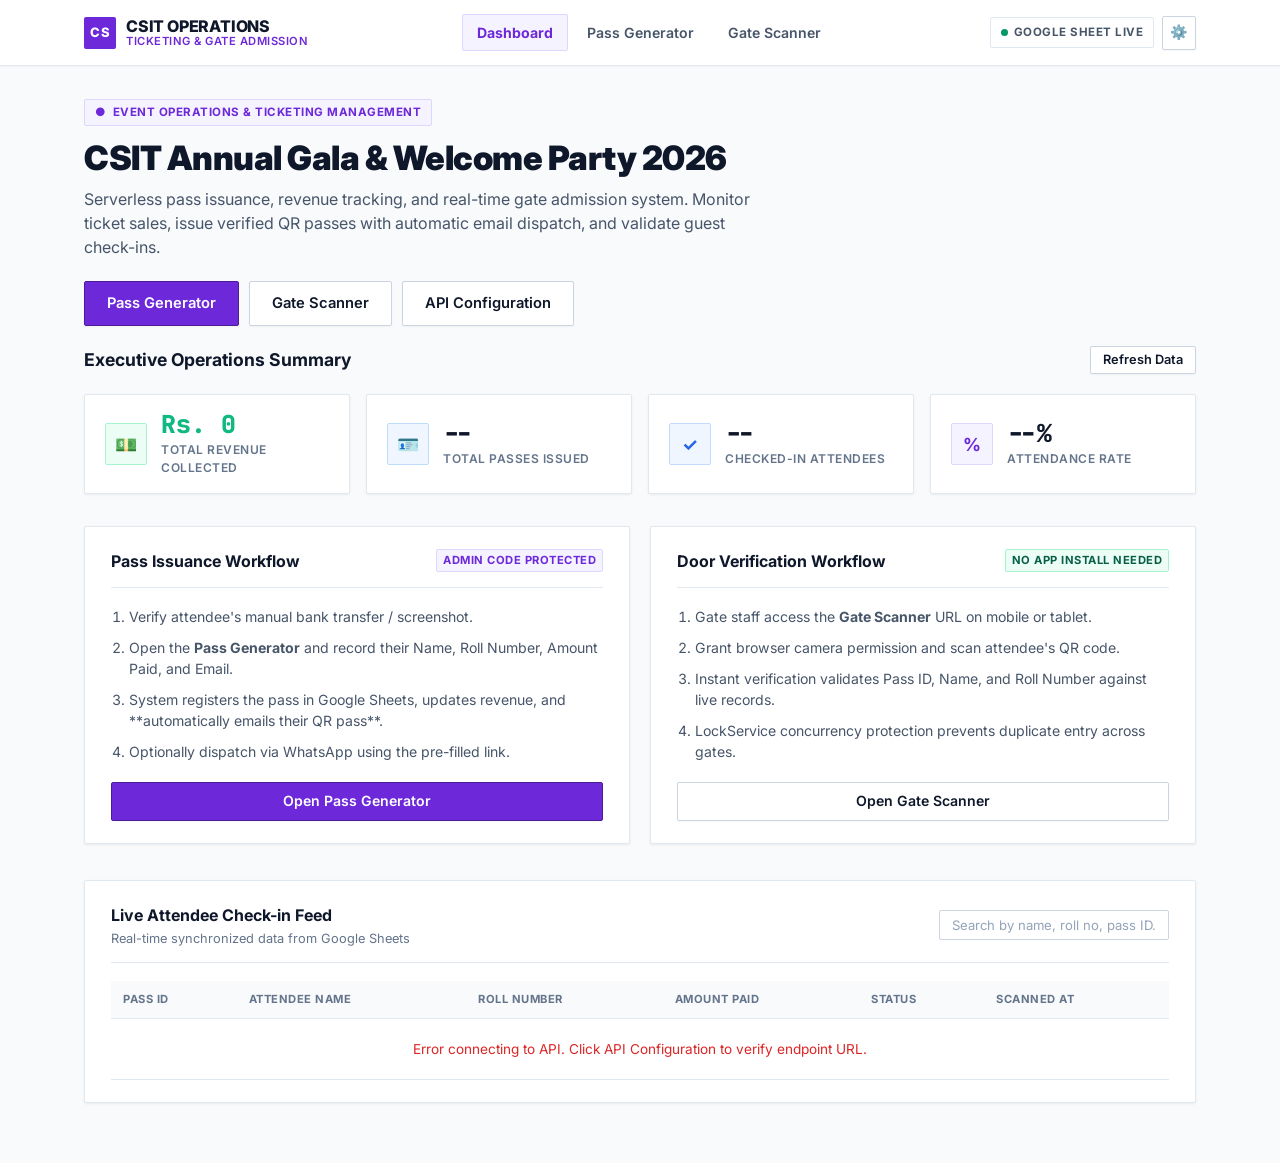
<file: index.html>
<!DOCTYPE html>
<html lang="en">
<head>
  <meta charset="UTF-8">
  <meta name="viewport" content="width=device-width, initial-scale=1.0">
  <title>Event Operations Dashboard - CSIT Annual Gala 2026</title>
  <link rel="stylesheet" href="assets/css/style.css?v=2.1">
  <link rel="icon" href="data:image/svg+xml,<svg xmlns=%22http://www.w3.org/2000/svg%22 viewBox=%220 0 100 100%22><rect width=%22100%22 height=%22100%22 rx=%2220%22 fill=%22%236d28d9%22/><text y=%22.7em%22 x=%22.25em%22 font-size=%2260%22 font-weight=%22bold%22 fill=%22white%22>CS</text></svg>">
</head>
<body>

  <main class="container" style="padding-bottom: 60px;">
    <!-- Hero / Header Section -->
    <section class="hero-section">
      <div class="hero-badge">
        <span>●</span> Event Operations & Ticketing Management
      </div>
      <h1 class="hero-title">
        CSIT Annual Gala & Welcome Party 2026
      </h1>
      <p class="hero-desc">
        Serverless pass issuance, revenue tracking, and real-time gate admission system. Monitor ticket sales, issue verified QR passes with automatic email dispatch, and validate guest check-ins.
      </p>

      <div class="hero-actions">
        <a href="generate.html" class="btn btn-primary btn-lg">
          Pass Generator
        </a>
        <a href="scan.html" class="btn btn-secondary btn-lg">
          Gate Scanner
        </a>
        <button class="btn btn-secondary btn-lg" onclick="openSettingsModal()">
          API Configuration
        </button>
      </div>
    </section>

    <!-- Key Performance Metrics Grid -->
    <section style="margin-bottom: 32px;">
      <div class="flex-between" style="margin-bottom: 14px;">
        <h2 style="font-size: 1.1rem; font-weight: 700; color: var(--text-main);">
          Executive Operations Summary
        </h2>
        <button class="btn btn-secondary" onclick="fetchLiveStats()" style="padding: 5px 12px; font-size: 0.8rem;">
          Refresh Data
        </button>
      </div>

      <div class="stats-grid">
        <!-- Revenue Card -->
        <div class="stat-card">
          <div class="stat-icon green">💵</div>
          <div>
            <div id="stat-revenue" class="stat-val" style="color: #10b981;">Rs. 0</div>
            <div class="stat-label">Total Revenue Collected</div>
          </div>
        </div>

        <!-- Total Passes Issued -->
        <div class="stat-card">
          <div class="stat-icon blue">🪪</div>
          <div>
            <div id="stat-total" class="stat-val">--</div>
            <div class="stat-label">Total Passes Issued</div>
          </div>
        </div>

        <!-- Checked in Attendees -->
        <div class="stat-card">
          <div class="stat-icon blue">✓</div>
          <div>
            <div id="stat-scanned" class="stat-val">--</div>
            <div class="stat-label">Checked-in Attendees</div>
          </div>
        </div>

        <!-- Attendance Rate -->
        <div class="stat-card">
          <div class="stat-icon purple">%</div>
          <div>
            <div id="stat-percent" class="stat-val">--%</div>
            <div class="stat-label">Attendance Rate</div>
          </div>
        </div>
      </div>
    </section>

    <!-- Operational Workflow Cards -->
    <section class="grid-2" style="margin-bottom: 36px;">
      <!-- Organizer Workflow -->
      <div class="card">
        <div class="card-header">
          <div class="card-title">Pass Issuance Workflow</div>
          <span class="badge badge-info">Admin Code Protected</span>
        </div>
        <ol style="padding-left: 18px; color: var(--text-secondary); font-size: 0.88rem; display: flex; flex-direction: column; gap: 10px; margin-bottom: 20px;">
          <li>Verify attendee's manual bank transfer / screenshot.</li>
          <li>Open the <strong>Pass Generator</strong> and record their Name, Roll Number, Amount Paid, and Email.</li>
          <li>System registers the pass in Google Sheets, updates revenue, and **automatically emails their QR pass**.</li>
          <li>Optionally dispatch via WhatsApp using the pre-filled link.</li>
        </ol>
        <a href="generate.html" class="btn btn-primary btn-block">
          Open Pass Generator
        </a>
      </div>

      <!-- Door Staff Workflow -->
      <div class="card">
        <div class="card-header">
          <div class="card-title">Door Verification Workflow</div>
          <span class="badge badge-success">No App Install Needed</span>
        </div>
        <ol style="padding-left: 18px; color: var(--text-secondary); font-size: 0.88rem; display: flex; flex-direction: column; gap: 10px; margin-bottom: 20px;">
          <li>Gate staff access the <strong>Gate Scanner</strong> URL on mobile or tablet.</li>
          <li>Grant browser camera permission and scan attendee's QR code.</li>
          <li>Instant verification validates Pass ID, Name, and Roll Number against live records.</li>
          <li>LockService concurrency protection prevents duplicate entry across gates.</li>
        </ol>
        <a href="scan.html" class="btn btn-secondary btn-block">
          Open Gate Scanner
        </a>
      </div>
    </section>

    <!-- Live Activity Log -->
    <section class="card">
      <div class="card-header">
        <div>
          <div class="card-title">Live Attendee Check-in Feed</div>
          <div class="card-subtitle">Real-time synchronized data from Google Sheets</div>
        </div>
        <div>
          <input type="text" id="table-search" class="form-input" placeholder="Search by name, roll no, pass ID..." style="max-width: 260px; padding: 6px 12px; font-size: 0.82rem;" oninput="filterRecentTable()">
        </div>
      </div>

      <div class="table-responsive">
        <table class="custom-table">
          <thead>
            <tr>
              <th>Pass ID</th>
              <th>Attendee Name</th>
              <th>Roll Number</th>
              <th>Amount Paid</th>
              <th>Status</th>
              <th>Scanned At</th>
            </tr>
          </thead>
          <tbody id="recent-passes-tbody">
            <tr>
              <td colspan="6" style="text-align: center; color: var(--text-muted); padding: 24px;">
                Loading attendee records...
              </td>
            </tr>
          </tbody>
        </table>
      </div>
    </section>
  </main>

  <script src="assets/js/config.js?v=2.1"></script>
  <script src="assets/js/api.js?v=2.1"></script>
  <script src="assets/js/common.js?v=2.1"></script>
  <script>
    let allRecentPasses = [];

    document.addEventListener('DOMContentLoaded', () => {
      renderHeader('hub');
      fetchLiveStats();
    });

    window.refreshDashboardStats = fetchLiveStats;

    async function fetchLiveStats() {
      const revenueEl = document.getElementById('stat-revenue');
      const totalEl = document.getElementById('stat-total');
      const scannedEl = document.getElementById('stat-scanned');
      const percentEl = document.getElementById('stat-percent');
      const tbody = document.getElementById('recent-passes-tbody');

      try {
        const adminCode = window.appConfig.get('ADMIN_CODE') || '';
        const res = await window.apiClient.getStats(adminCode);

        if (res && res.success) {
          revenueEl.textContent = `Rs. ${(res.totalRevenue || 0).toLocaleString()}`;
          totalEl.textContent = res.totalPasses;
          scannedEl.textContent = res.scannedPasses;
          percentEl.textContent = `${res.scannedPercentage}%`;

          allRecentPasses = res.recentPasses || [];
          renderRecentTable(allRecentPasses);
        } else {
          revenueEl.textContent = 'Rs. 0';
          totalEl.textContent = '0';
          scannedEl.textContent = '0';
          percentEl.textContent = '0%';
          tbody.innerHTML = `
            <tr>
              <td colspan="6" style="text-align: center; color: var(--danger); padding: 20px;">
                ${res.error || 'Could not load data. Check API settings.'}
              </td>
            </tr>
          `;
        }
      } catch (err) {
        console.error(err);
        tbody.innerHTML = `
          <tr>
            <td colspan="6" style="text-align: center; color: var(--danger); padding: 20px;">
              Error connecting to API. Click API Configuration to verify endpoint URL.
            </td>
          </tr>
        `;
      }
    }

    function renderRecentTable(passes) {
      const tbody = document.getElementById('recent-passes-tbody');
      if (!tbody) return;

      if (!passes || passes.length === 0) {
        tbody.innerHTML = `
          <tr>
            <td colspan="6" style="text-align: center; color: var(--text-muted); padding: 24px;">
              No passes generated yet. Click "Pass Generator" above to issue one.
            </td>
          </tr>
        `;
        return;
      }

      tbody.innerHTML = passes.slice(0, 15).map(p => {
        const isUsed = p.status === 'used';
        const badgeClass = isUsed ? 'badge-success' : 'badge-warning';
        const badgeText = isUsed ? 'Used' : 'Unused';
        const amountDisplay = p.amount ? `Rs. ${Number(p.amount).toLocaleString()}` : '-';
        const scannedDate = p.scannedAt ? new Date(p.scannedAt).toLocaleTimeString([], { hour: '2-digit', minute: '2-digit', month: 'short', day: 'numeric' }) : '-';

        return `
          <tr>
            <td style="font-family: var(--font-mono); font-weight: 700; color: #38bdf8;">${escapeHtml(p.passId)}</td>
            <td style="font-weight: 600;">${escapeHtml(p.name)}</td>
            <td style="font-family: var(--font-mono); color: var(--text-secondary); font-size: 0.85rem;">${escapeHtml(p.rollNo || '-')}</td>
            <td style="font-weight: 600; color: #10b981;">${amountDisplay}</td>
            <td><span class="badge ${badgeClass}">${badgeText}</span></td>
            <td style="color: var(--text-muted); font-size: 0.82rem;">${scannedDate}</td>
          </tr>
        `;
      }).join('');
    }

    function filterRecentTable() {
      const q = document.getElementById('table-search').value.toLowerCase().trim();
      if (!q) {
        renderRecentTable(allRecentPasses);
        return;
      }
      const filtered = allRecentPasses.filter(p => 
        p.name.toLowerCase().includes(q) || 
        p.passId.toLowerCase().includes(q) || 
        (p.rollNo && p.rollNo.toLowerCase().includes(q)) ||
        (p.email && p.email.toLowerCase().includes(q))
      );
      renderRecentTable(filtered);
    }

    function escapeHtml(str) {
      if (!str) return '';
      return String(str)
        .replace(/&/g, '&amp;')
        .replace(/</g, '&lt;')
        .replace(/>/g, '&gt;')
        .replace(/"/g, '&quot;')
        .replace(/'/g, '&#039;');
    }
  </script>
</body>
</html>
</file>
<file: assets/css/style.css>
@import url('https://fonts.googleapis.com/css2?family=Inter:wght@300;400;500;600;700;800;900&family=JetBrains+Mono:wght@400;500;600;700&display=swap');

/* ==========================================================================
   EXECUTIVE CORPORATE DESIGN SYSTEM - WHITE MAIN + PURPLE ACCENT (SHARP EDGES)
   ========================================================================== */
:root {
  /* Surfaces - Clean Crisp White Main */
  --bg-main: #f8fafc;
  --bg-white: #ffffff;
  --bg-surface: #ffffff;
  --bg-surface-subtle: #f1f5f9;
  --bg-surface-elevated: #ffffff;
  --bg-surface-hover: #f8fafc;
  
  /* Borders - Precision Sharp 1px Lines */
  --border-color: #e2e8f0;
  --border-dark: #cbd5e1;
  --border-subtle: #f1f5f9;
  --border-focus: #6d28d9;
  
  /* Text & Contrast */
  --text-main: #0f172a;
  --text-secondary: #475569;
  --text-muted: #64748b;
  --text-dim: #94a3b8;
  --text-white: #ffffff;
  
  /* Corporate Purple Accents */
  --purple-primary: #6d28d9;
  --purple-hover: #5b21b6;
  --purple-dark: #4c1d95;
  --purple-light: #7c3aed;
  --purple-subtle: #f5f3ff;
  --purple-border: #ddd6fe;
  
  /* Semantic Status Colors */
  --success: #059669;
  --success-bg: #ecfdf5;
  --success-border: #a7f3d0;
  --success-text: #065f46;
  
  --warning: #d97706;
  --warning-bg: #fffbeb;
  --warning-border: #fde68a;
  --warning-text: #92400e;
  
  --danger: #dc2626;
  --danger-bg: #fef2f2;
  --danger-border: #fecaca;
  --danger-text: #991b1b;
  
  /* Typography */
  --font-sans: 'Inter', -apple-system, BlinkMacSystemFont, 'Segoe UI', Roboto, sans-serif;
  --font-mono: 'JetBrains Mono', monospace;
  
  /* Precision Sharp Edges (Strictly 0px - 2px) */
  --radius-none: 0px;
  --radius-xs: 2px;
  --radius-sm: 2px;
  --radius-md: 4px;
  
  /* Subtle Corporate Elevation Shadows */
  --shadow-xs: 0 1px 2px 0 rgba(0, 0, 0, 0.04);
  --shadow-sm: 0 1px 3px 0 rgba(0, 0, 0, 0.06), 0 1px 2px -1px rgba(0, 0, 0, 0.04);
  --shadow-md: 0 4px 6px -1px rgba(0, 0, 0, 0.07), 0 2px 4px -2px rgba(0, 0, 0, 0.04);
  --shadow-lg: 0 10px 15px -3px rgba(0, 0, 0, 0.08), 0 4px 6px -4px rgba(0, 0, 0, 0.03);
  
  --transition: all 0.15s ease-in-out;
}

/* ==========================================================================
   RESET & BASE STYLES
   ========================================================================== */
*, *::before, *::after {
  box-sizing: border-box;
  margin: 0;
  padding: 0;
}

body {
  font-family: var(--font-sans);
  background-color: var(--bg-main);
  color: var(--text-main);
  min-height: 100vh;
  line-height: 1.5;
  overflow-x: hidden;
  -webkit-font-smoothing: antialiased;
  -moz-osx-font-smoothing: grayscale;
}

a {
  color: var(--purple-primary);
  text-decoration: none;
  transition: var(--transition);
}

a:hover {
  color: var(--purple-hover);
}

/* ==========================================================================
   LAYOUT & CONTAINERS
   ========================================================================== */
.container {
  width: 100%;
  max-width: 1160px;
  margin: 0 auto;
  padding: 0 24px;
}

.container-sm { max-width: 760px; }
.container-xs { max-width: 500px; }

/* ==========================================================================
   HEADER & NAVIGATION BAR
   ========================================================================== */
.header {
  position: sticky;
  top: 0;
  z-index: 100;
  background: var(--bg-white);
  border-bottom: 1px solid var(--border-color);
  padding: 14px 0;
  box-shadow: var(--shadow-xs);
}

.nav-wrapper {
  display: flex;
  align-items: center;
  justify-content: space-between;
  gap: 16px;
}

.brand {
  display: flex;
  align-items: center;
  gap: 10px;
  text-decoration: none;
}

.brand-icon {
  width: 32px;
  height: 32px;
  background: var(--purple-primary);
  border-radius: var(--radius-xs);
  display: flex;
  align-items: center;
  justify-content: center;
  color: #fff;
  font-weight: 800;
  font-size: 13px;
  letter-spacing: 0.5px;
}

.brand-text {
  font-size: 1rem;
  font-weight: 800;
  letter-spacing: -0.2px;
  color: var(--text-main);
  display: flex;
  flex-direction: column;
  line-height: 1.15;
}

.brand-text span {
  font-size: 0.7rem;
  font-weight: 600;
  color: var(--purple-primary);
  letter-spacing: 0.5px;
  text-transform: uppercase;
}

.nav-links {
  display: flex;
  align-items: center;
  gap: 4px;
  list-style: none;
}

.nav-link {
  display: inline-flex;
  align-items: center;
  gap: 6px;
  padding: 7px 14px;
  border-radius: var(--radius-xs);
  color: var(--text-secondary);
  font-weight: 600;
  font-size: 0.88rem;
  transition: var(--transition);
  text-decoration: none;
  border: 1px solid transparent;
}

.nav-link:hover {
  color: var(--purple-primary);
  background: var(--purple-subtle);
}

.nav-link.active {
  color: var(--purple-primary);
  background: var(--purple-subtle);
  border-color: var(--purple-border);
  font-weight: 700;
}

.nav-actions {
  display: flex;
  align-items: center;
  gap: 8px;
}

.status-badge {
  display: inline-flex;
  align-items: center;
  gap: 6px;
  padding: 6px 10px;
  border-radius: var(--radius-xs);
  font-size: 0.72rem;
  font-weight: 700;
  text-transform: uppercase;
  letter-spacing: 0.5px;
  background: var(--bg-white);
  border: 1px solid var(--border-color);
  color: var(--text-secondary);
  cursor: pointer;
  transition: var(--transition);
}

.status-badge:hover {
  border-color: var(--purple-primary);
}

.status-dot {
  width: 7px;
  height: 7px;
  border-radius: 50%;
  background: var(--text-dim);
}

.status-badge.connected .status-dot { background: var(--success); }
.status-badge.mock .status-dot { background: var(--warning); }
.status-badge.error .status-dot { background: var(--danger); }

/* ==========================================================================
   BUTTONS (Sharp Edges, Precision Corporate)
   ========================================================================== */
.btn {
  display: inline-flex;
  align-items: center;
  justify-content: center;
  gap: 6px;
  padding: 9px 18px;
  border-radius: var(--radius-xs);
  font-family: var(--font-sans);
  font-size: 0.88rem;
  font-weight: 600;
  cursor: pointer;
  border: 1px solid transparent;
  outline: none;
  transition: var(--transition);
  text-align: center;
  user-select: none;
  text-decoration: none;
  line-height: 1.3;
}

.btn:active {
  transform: translateY(1px);
}

.btn:disabled {
  opacity: 0.5;
  cursor: not-allowed;
  transform: none;
}

.btn-primary {
  background: var(--purple-primary);
  color: #ffffff;
  border-color: var(--purple-dark);
  box-shadow: var(--shadow-xs);
}

.btn-primary:hover:not(:disabled) {
  background: var(--purple-hover);
  color: #ffffff;
}

.btn-secondary {
  background: var(--bg-white);
  color: var(--text-main);
  border-color: var(--border-dark);
  box-shadow: var(--shadow-xs);
}

.btn-secondary:hover:not(:disabled) {
  background: var(--bg-surface-subtle);
  border-color: var(--text-secondary);
}

.btn-whatsapp {
  background: #16a34a;
  color: #ffffff;
  border-color: #15803d;
}

.btn-whatsapp:hover:not(:disabled) {
  background: #15803d;
  color: #ffffff;
}

.btn-success { background: var(--success); color: #fff; border-color: #047857; }
.btn-danger { background: var(--danger); color: #fff; border-color: #b91c1c; }
.btn-icon { width: 34px; height: 34px; padding: 0; }
.btn-lg { padding: 12px 22px; font-size: 0.92rem; }
.btn-block { width: 100%; }

/* ==========================================================================
   CARDS & SURFACES (Sharp Corners, Clean White)
   ========================================================================== */
.card {
  background: var(--bg-white);
  border: 1px solid var(--border-color);
  border-radius: var(--radius-xs);
  padding: 22px 26px;
  box-shadow: var(--shadow-sm);
  position: relative;
}

.card-glass {
  background: var(--bg-white);
  border: 1px solid var(--border-color);
}

.card-header {
  display: flex;
  align-items: center;
  justify-content: space-between;
  margin-bottom: 18px;
  padding-bottom: 14px;
  border-bottom: 1px solid var(--border-color);
}

.card-title {
  font-size: 1rem;
  font-weight: 700;
  color: var(--text-main);
  display: flex;
  align-items: center;
  gap: 8px;
}

.card-subtitle {
  font-size: 0.8rem;
  color: var(--text-muted);
  margin-top: 2px;
}

/* ==========================================================================
   FORMS & INPUTS (Sharp Corners)
   ========================================================================== */
.form-group {
  margin-bottom: 18px;
}

.form-label {
  display: block;
  font-size: 0.8rem;
  font-weight: 700;
  text-transform: uppercase;
  letter-spacing: 0.5px;
  margin-bottom: 6px;
  color: var(--text-secondary);
}

.form-label .required {
  color: var(--danger);
  margin-left: 2px;
}

.form-input, .form-select, .form-textarea {
  width: 100%;
  padding: 10px 12px;
  background: var(--bg-white);
  border: 1px solid var(--border-dark);
  border-radius: var(--radius-xs);
  color: var(--text-main);
  font-family: var(--font-sans);
  font-size: 0.9rem;
  transition: var(--transition);
  outline: none;
}

.form-input:focus, .form-select:focus, .form-textarea:focus {
  border-color: var(--purple-primary);
  box-shadow: 0 0 0 2px var(--purple-border);
  background: #ffffff;
}

.form-input::placeholder { color: var(--text-dim); }
.form-hint { font-size: 0.75rem; color: var(--text-muted); margin-top: 4px; }

.input-with-icon {
  position: relative;
  display: flex;
  align-items: center;
}

.input-with-icon .form-input {
  padding-left: 36px;
}

.input-icon {
  position: absolute;
  left: 12px;
  color: var(--text-muted);
  font-size: 0.9rem;
  pointer-events: none;
}

/* ==========================================================================
   HERO & METRICS (CORPORATE DASHBOARD)
   ========================================================================== */
.hero-section {
  padding: 32px 0 20px 0;
  text-align: left;
}

.hero-badge {
  display: inline-flex;
  align-items: center;
  gap: 6px;
  padding: 4px 10px;
  background: var(--purple-subtle);
  border: 1px solid var(--purple-border);
  border-radius: var(--radius-xs);
  font-size: 0.72rem;
  font-weight: 700;
  text-transform: uppercase;
  letter-spacing: 0.5px;
  color: var(--purple-primary);
  margin-bottom: 12px;
}

.hero-title {
  font-size: 2.1rem;
  font-weight: 900;
  line-height: 1.2;
  letter-spacing: -0.5px;
  color: var(--text-main);
  margin-bottom: 8px;
}

.hero-desc {
  font-size: 1rem;
  color: var(--text-secondary);
  max-width: 680px;
  margin-bottom: 22px;
}

.hero-actions {
  display: flex;
  align-items: center;
  gap: 10px;
  flex-wrap: wrap;
}

.stats-grid {
  display: grid;
  grid-template-columns: repeat(auto-fit, minmax(220px, 1fr));
  gap: 16px;
  margin-top: 20px;
}

.stat-card {
  background: var(--bg-white);
  border: 1px solid var(--border-color);
  border-radius: var(--radius-xs);
  padding: 16px 20px;
  display: flex;
  align-items: center;
  gap: 14px;
  box-shadow: var(--shadow-sm);
  transition: var(--transition);
}

.stat-card:hover {
  border-color: var(--purple-primary);
}

.stat-icon {
  width: 42px;
  height: 42px;
  border-radius: var(--radius-xs);
  display: flex;
  align-items: center;
  justify-content: center;
  font-size: 18px;
  flex-shrink: 0;
  font-weight: 700;
}

.stat-icon.purple { background: var(--purple-subtle); color: var(--purple-primary); border: 1px solid var(--purple-border); }
.stat-icon.green { background: var(--success-bg); color: var(--success); border: 1px solid var(--success-border); }
.stat-icon.blue { background: #eff6ff; color: #2563eb; border: 1px solid #bfdbfe; }
.stat-icon.slate { background: var(--bg-surface-subtle); color: var(--text-secondary); border: 1px solid var(--border-color); }

.stat-val {
  font-size: 1.55rem;
  font-weight: 800;
  font-family: var(--font-mono);
  color: var(--text-main);
  line-height: 1.1;
}

.stat-label {
  font-size: 0.75rem;
  font-weight: 600;
  color: var(--text-muted);
  text-transform: uppercase;
  letter-spacing: 0.5px;
  margin-top: 2px;
}

/* ==========================================================================
   OFFICIAL CREDENTIAL PASS (SHARP EDGES, WHITE + PURPLE ACCENT)
   ========================================================================== */
.ticket-container {
  display: flex;
  justify-content: center;
  margin: 16px 0;
}

.corp-ticket-card {
  width: 100%;
  max-width: 420px;
  background: #ffffff;
  border: 1px solid var(--border-dark);
  border-radius: var(--radius-xs);
  box-shadow: var(--shadow-md);
  position: relative;
  overflow: hidden;
  color: var(--text-main);
}

.corp-ticket-topbar {
  background: var(--purple-primary);
  height: 6px;
  width: 100%;
}

.corp-ticket-header {
  padding: 18px 22px 14px 22px;
  border-bottom: 1px solid var(--border-color);
  background: #faf5ff;
}

.corp-ticket-org {
  font-size: 0.7rem;
  font-weight: 700;
  letter-spacing: 1px;
  color: var(--purple-primary);
  text-transform: uppercase;
  margin-bottom: 2px;
}

.corp-ticket-event-name {
  font-size: 1.3rem;
  font-weight: 800;
  letter-spacing: -0.3px;
  color: var(--text-main);
  line-height: 1.2;
}

.corp-ticket-event-sub {
  font-size: 0.8rem;
  color: var(--text-secondary);
  margin-top: 2px;
}

.corp-ticket-body {
  padding: 18px 22px;
}

/* Date/Venue Meta Row */
.corp-meta-row {
  display: grid;
  grid-template-columns: 1fr 1fr;
  gap: 10px;
  margin-bottom: 16px;
}

.corp-meta-box {
  background: var(--bg-surface-subtle);
  border: 1px solid var(--border-color);
  border-radius: var(--radius-xs);
  padding: 8px 10px;
}

.corp-meta-label {
  font-size: 0.65rem;
  font-weight: 700;
  color: var(--text-muted);
  text-transform: uppercase;
  letter-spacing: 0.5px;
}

.corp-meta-val {
  font-size: 0.82rem;
  font-weight: 700;
  color: var(--text-main);
  margin-top: 2px;
}

/* QR & Pass ID section */
.corp-qr-section {
  display: flex;
  align-items: center;
  gap: 16px;
  background: #ffffff;
  border: 1px solid var(--border-color);
  border-radius: var(--radius-xs);
  padding: 12px 14px;
  margin-bottom: 16px;
  box-shadow: var(--shadow-xs);
}

.corp-qr-box {
  background: #ffffff;
  padding: 4px;
  border: 1px solid var(--border-color);
  border-radius: var(--radius-xs);
  flex-shrink: 0;
}

.corp-qr-img {
  width: 84px;
  height: 84px;
  display: block;
}

.corp-qr-info {
  flex: 1;
}

.corp-badge-pill {
  display: inline-block;
  font-size: 0.65rem;
  font-weight: 700;
  padding: 2px 6px;
  border-radius: var(--radius-xs);
  background: var(--purple-subtle);
  color: var(--purple-primary);
  border: 1px solid var(--purple-border);
  text-transform: uppercase;
  letter-spacing: 0.5px;
  margin-bottom: 4px;
}

.corp-pass-id {
  font-family: var(--font-mono);
  font-size: 1.05rem;
  font-weight: 800;
  color: var(--purple-primary);
}

/* Attendee Details */
.corp-attendee-details {
  border-top: 1px solid var(--border-color);
  padding-top: 12px;
}

.corp-detail-row {
  display: flex;
  align-items: baseline;
  justify-content: space-between;
  margin-bottom: 6px;
  font-size: 0.85rem;
}

.corp-detail-label {
  color: var(--text-muted);
  font-size: 0.72rem;
  font-weight: 700;
  text-transform: uppercase;
  letter-spacing: 0.5px;
}

.corp-detail-val {
  font-weight: 700;
  color: var(--text-main);
  text-align: right;
}

.corp-detail-val.mono {
  font-family: var(--font-mono);
  color: var(--purple-primary);
}

.corp-ticket-footer {
  background: var(--bg-surface-subtle);
  border-top: 1px solid var(--border-color);
  padding: 8px 20px;
  font-size: 0.68rem;
  font-weight: 600;
  color: var(--text-muted);
  text-align: center;
  letter-spacing: 0.5px;
  text-transform: uppercase;
}

/* ==========================================================================
   GATE SCANNER (SHARP EDGES, WHITE + PURPLE ACCENT)
   ========================================================================== */
.scanner-viewport-wrapper {
  position: relative;
  width: 100%;
  max-width: 440px;
  margin: 0 auto;
  border-radius: var(--radius-xs);
  overflow: hidden;
  background: #0f172a;
  aspect-ratio: 4/5;
  box-shadow: var(--shadow-md);
  border: 1px solid var(--border-dark);
}

#scanner-video-container {
  width: 100%;
  height: 100%;
}

#scanner-video-container video {
  width: 100% !important;
  height: 100% !important;
  object-fit: cover !important;
}

.scanner-overlay {
  position: absolute;
  top: 0;
  left: 0;
  right: 0;
  bottom: 0;
  pointer-events: none;
  display: flex;
  flex-direction: column;
  align-items: center;
  justify-content: center;
}

.scanner-frame {
  width: 220px;
  height: 220px;
  position: relative;
  border: 1px solid rgba(255, 255, 255, 0.4);
  box-shadow: 0 0 0 2000px rgba(15, 23, 42, 0.7);
}

.scanner-frame::before {
  content: '';
  position: absolute;
  top: -1px;
  left: -1px;
  width: 20px;
  height: 20px;
  border-top: 3px solid var(--purple-light);
  border-left: 3px solid var(--purple-light);
}

.scanner-frame::after {
  content: '';
  position: absolute;
  bottom: -1px;
  right: -1px;
  width: 20px;
  height: 20px;
  border-bottom: 3px solid var(--purple-light);
  border-right: 3px solid var(--purple-light);
}

.scanner-corner-tr {
  position: absolute;
  top: -1px;
  right: -1px;
  width: 20px;
  height: 20px;
  border-top: 3px solid var(--purple-light);
  border-right: 3px solid var(--purple-light);
}

.scanner-corner-bl {
  position: absolute;
  bottom: -1px;
  left: -1px;
  width: 20px;
  height: 20px;
  border-bottom: 3px solid var(--purple-light);
  border-left: 3px solid var(--purple-light);
}

.scanner-laser {
  position: absolute;
  top: 0;
  left: 5%;
  right: 5%;
  height: 2px;
  background: var(--purple-light);
  box-shadow: 0 0 6px var(--purple-light);
  animation: scan-laser 2s ease-in-out infinite;
}

@keyframes scan-laser {
  0% { top: 10px; opacity: 0.4; }
  50% { top: 200px; opacity: 1; }
  100% { top: 10px; opacity: 0.4; }
}

.scanner-controls-hud {
  position: absolute;
  bottom: 12px;
  left: 12px;
  right: 12px;
  display: flex;
  align-items: center;
  justify-content: space-between;
  pointer-events: auto;
  z-index: 10;
}

.hud-btn {
  background: rgba(255, 255, 255, 0.95);
  border: 1px solid var(--border-dark);
  color: var(--text-main);
  width: 36px;
  height: 36px;
  border-radius: var(--radius-xs);
  display: flex;
  align-items: center;
  justify-content: center;
  font-size: 0.9rem;
  cursor: pointer;
  transition: var(--transition);
}

.hud-btn:hover {
  background: #ffffff;
  border-color: var(--purple-primary);
}

/* ==========================================================================
   SCAN RESULT OVERLAY MODAL (Sharp)
   ========================================================================== */
.scan-result-modal {
  position: absolute;
  top: 0;
  left: 0;
  right: 0;
  bottom: 0;
  z-index: 50;
  display: flex;
  flex-direction: column;
  align-items: center;
  justify-content: center;
  padding: 20px;
  text-align: center;
  background: rgba(255, 255, 255, 0.98);
  border: 2px solid var(--border-dark);
  animation: fadeIn 0.15s ease-out forwards;
}

@keyframes fadeIn {
  from { opacity: 0; transform: scale(0.98); }
  to { opacity: 1; transform: scale(1); }
}

.scan-result-modal.valid { border-color: var(--success); }
.scan-result-modal.already-used { border-color: var(--warning); }
.scan-result-modal.invalid { border-color: var(--danger); }
.scan-result-modal.loading { border-color: var(--purple-primary); }

.scan-icon-circle {
  width: 60px;
  height: 60px;
  border-radius: var(--radius-xs);
  display: flex;
  align-items: center;
  justify-content: center;
  font-size: 28px;
  margin-bottom: 10px;
}

.scan-result-modal.valid .scan-icon-circle { background: var(--success-bg); color: var(--success); border: 1px solid var(--success-border); }
.scan-result-modal.already-used .scan-icon-circle { background: var(--warning-bg); color: var(--warning); border: 1px solid var(--warning-border); }
.scan-result-modal.invalid .scan-icon-circle { background: var(--danger-bg); color: var(--danger); border: 1px solid var(--danger-border); }

.scan-title { font-size: 1.3rem; font-weight: 800; letter-spacing: -0.3px; margin-bottom: 2px; }
.scan-name { font-size: 1.25rem; font-weight: 700; color: var(--text-main); margin-bottom: 2px; }
.scan-roll { font-family: var(--font-mono); font-size: 0.95rem; color: var(--purple-primary); font-weight: 700; margin-bottom: 6px; }
.scan-details { font-size: 0.85rem; color: var(--text-secondary); margin-bottom: 16px; max-width: 300px; }

.scan-reset-bar {
  width: 100%;
  max-width: 200px;
  height: 3px;
  background: var(--border-color);
  border-radius: var(--radius-none);
  overflow: hidden;
  margin-bottom: 14px;
}

.scan-reset-progress {
  height: 100%;
  background: var(--purple-primary);
  width: 100%;
}

/* ==========================================================================
   DATA TABLES (Sharp, Clean White)
   ========================================================================== */
.table-responsive {
  width: 100%;
  overflow-x: auto;
  -webkit-overflow-scrolling: touch;
}

.custom-table {
  width: 100%;
  border-collapse: collapse;
  text-align: left;
  font-size: 0.85rem;
}

.custom-table th {
  padding: 10px 12px;
  background: #f8fafc;
  color: var(--text-muted);
  font-weight: 700;
  text-transform: uppercase;
  font-size: 0.7rem;
  letter-spacing: 0.5px;
  border-bottom: 1px solid var(--border-color);
}

.custom-table td {
  padding: 12px;
  border-bottom: 1px solid var(--border-color);
  color: var(--text-main);
  vertical-align: middle;
}

.custom-table tr:hover td {
  background: #faf5ff;
}

.badge {
  display: inline-flex;
  align-items: center;
  gap: 4px;
  padding: 2px 6px;
  border-radius: var(--radius-xs);
  font-size: 0.7rem;
  font-weight: 700;
  text-transform: uppercase;
  letter-spacing: 0.5px;
}

.badge-success { background: var(--success-bg); color: var(--success-text); border: 1px solid var(--success-border); }
.badge-warning { background: var(--warning-bg); color: var(--warning-text); border: 1px solid var(--warning-border); }
.badge-danger { background: var(--danger-bg); color: var(--danger-text); border: 1px solid var(--danger-border); }
.badge-info { background: var(--purple-subtle); color: var(--purple-primary); border: 1px solid var(--purple-border); }

/* ==========================================================================
   MODALS (Sharp)
   ========================================================================== */
.modal-backdrop {
  position: fixed;
  top: 0;
  left: 0;
  right: 0;
  bottom: 0;
  background: rgba(15, 23, 42, 0.6);
  backdrop-filter: blur(4px);
  -webkit-backdrop-filter: blur(4px);
  z-index: 200;
  display: flex;
  align-items: center;
  justify-content: center;
  padding: 20px;
  opacity: 0;
  pointer-events: none;
  transition: opacity 0.15s ease;
}

.modal-backdrop.open {
  opacity: 1;
  pointer-events: auto;
}

.modal-card {
  background: var(--bg-white);
  border: 1px solid var(--border-dark);
  border-radius: var(--radius-xs);
  width: 100%;
  max-width: 500px;
  box-shadow: var(--shadow-lg);
  transform: translateY(8px);
  transition: transform 0.15s ease-out;
  max-height: 90vh;
  display: flex;
  flex-direction: column;
}

.modal-backdrop.open .modal-card {
  transform: translateY(0);
}

.modal-body { padding: 20px; overflow-y: auto; }
.modal-footer {
  padding: 12px 20px;
  border-top: 1px solid var(--border-color);
  display: flex;
  align-items: center;
  justify-content: flex-end;
  gap: 10px;
  background: var(--bg-surface-subtle);
}

/* ==========================================================================
   ALERTS & TOASTS (Sharp)
   ========================================================================== */
.alert {
  padding: 12px 14px;
  border-radius: var(--radius-xs);
  font-size: 0.85rem;
  display: flex;
  align-items: flex-start;
  gap: 10px;
  margin-bottom: 16px;
  border: 1px solid transparent;
}

.alert-icon { font-size: 1rem; flex-shrink: 0; }
.alert-success { background: var(--success-bg); border-color: var(--success-border); color: var(--success-text); }
.alert-warning { background: var(--warning-bg); border-color: var(--warning-border); color: var(--warning-text); }
.alert-danger { background: var(--danger-bg); border-color: var(--danger-border); color: var(--danger-text); }
.alert-info { background: var(--purple-subtle); border-color: var(--purple-border); color: var(--purple-primary); }

#toast-container {
  position: fixed;
  bottom: 20px;
  right: 20px;
  z-index: 300;
  display: flex;
  flex-direction: column;
  gap: 8px;
  pointer-events: none;
}

.toast {
  background: var(--text-main);
  border: 1px solid #1e293b;
  color: #fff;
  padding: 10px 14px;
  border-radius: var(--radius-xs);
  box-shadow: var(--shadow-md);
  font-size: 0.85rem;
  font-weight: 500;
  display: flex;
  align-items: center;
  gap: 8px;
  pointer-events: auto;
  animation: slideInRight 0.2s ease-out forwards;
}

@keyframes slideInRight {
  from { transform: translateX(100%); opacity: 0; }
  to { transform: translateX(0); opacity: 1; }
}

/* ==========================================================================
   RESPONSIVE UTILITIES & PRINT
   ========================================================================== */
.flex-between { display: flex; align-items: center; justify-content: space-between; gap: 12px; }
.grid-2 { display: grid; grid-template-columns: 1fr 1fr; gap: 20px; }

@media (max-width: 768px) {
  .grid-2 { grid-template-columns: 1fr; }
  .nav-links { gap: 2px; }
  .nav-link { padding: 5px 8px; font-size: 0.82rem; }
  .hero-title { font-size: 1.7rem; }
  .stats-grid { grid-template-columns: 1fr 1fr; }
}

@media (max-width: 480px) {
  .stats-grid { grid-template-columns: 1fr; }
  .brand-text span { display: none; }
}

@media print {
  body { background: #ffffff !important; color: #000000 !important; }
  .header, .nav-wrapper, .btn, .stats-grid, .card-header, .form-group, #toast-container, .alert { display: none !important; }
  .corp-ticket-card { box-shadow: none !important; border: 1px solid #000 !important; background: #fff !important; color: #000 !important; max-width: 100% !important; }
  .corp-ticket-card * { color: #000 !important; background: transparent !important; }
  .corp-qr-box { border: 1px solid #000 !important; }
}
</file>
